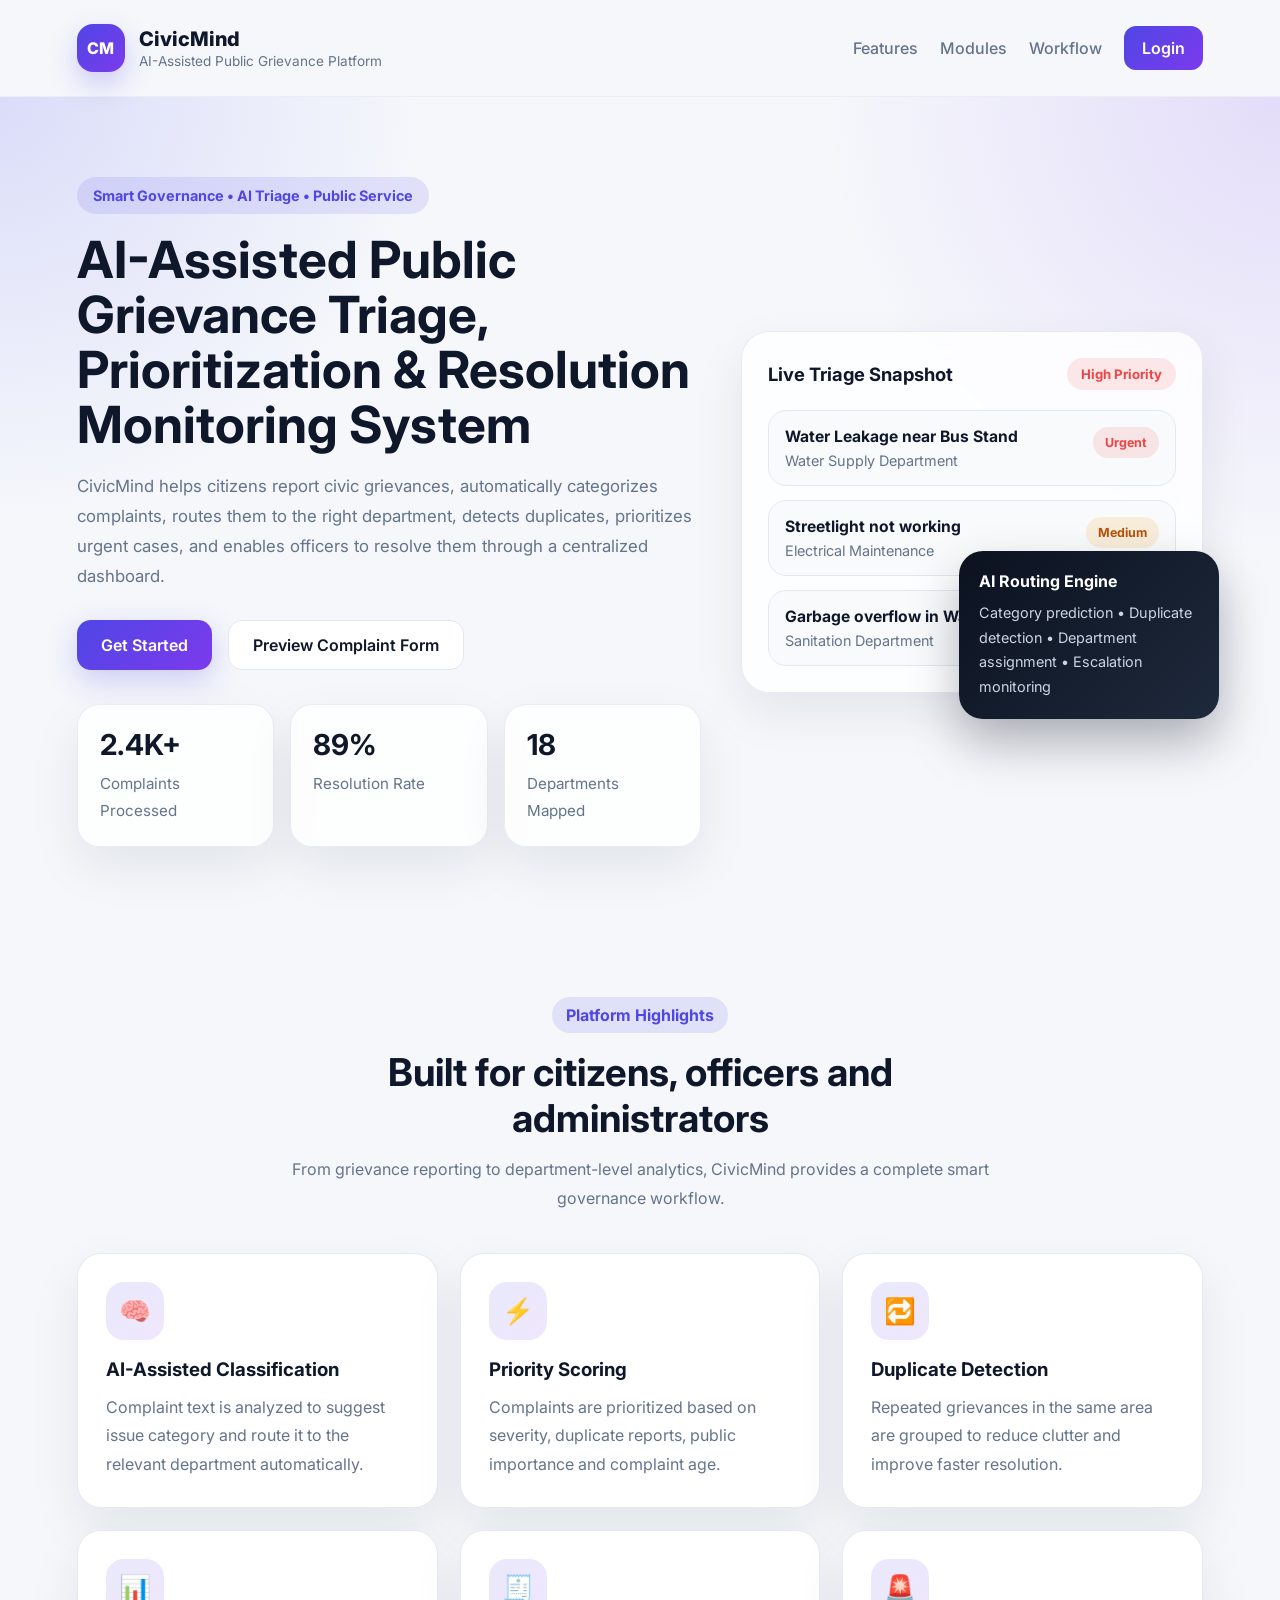
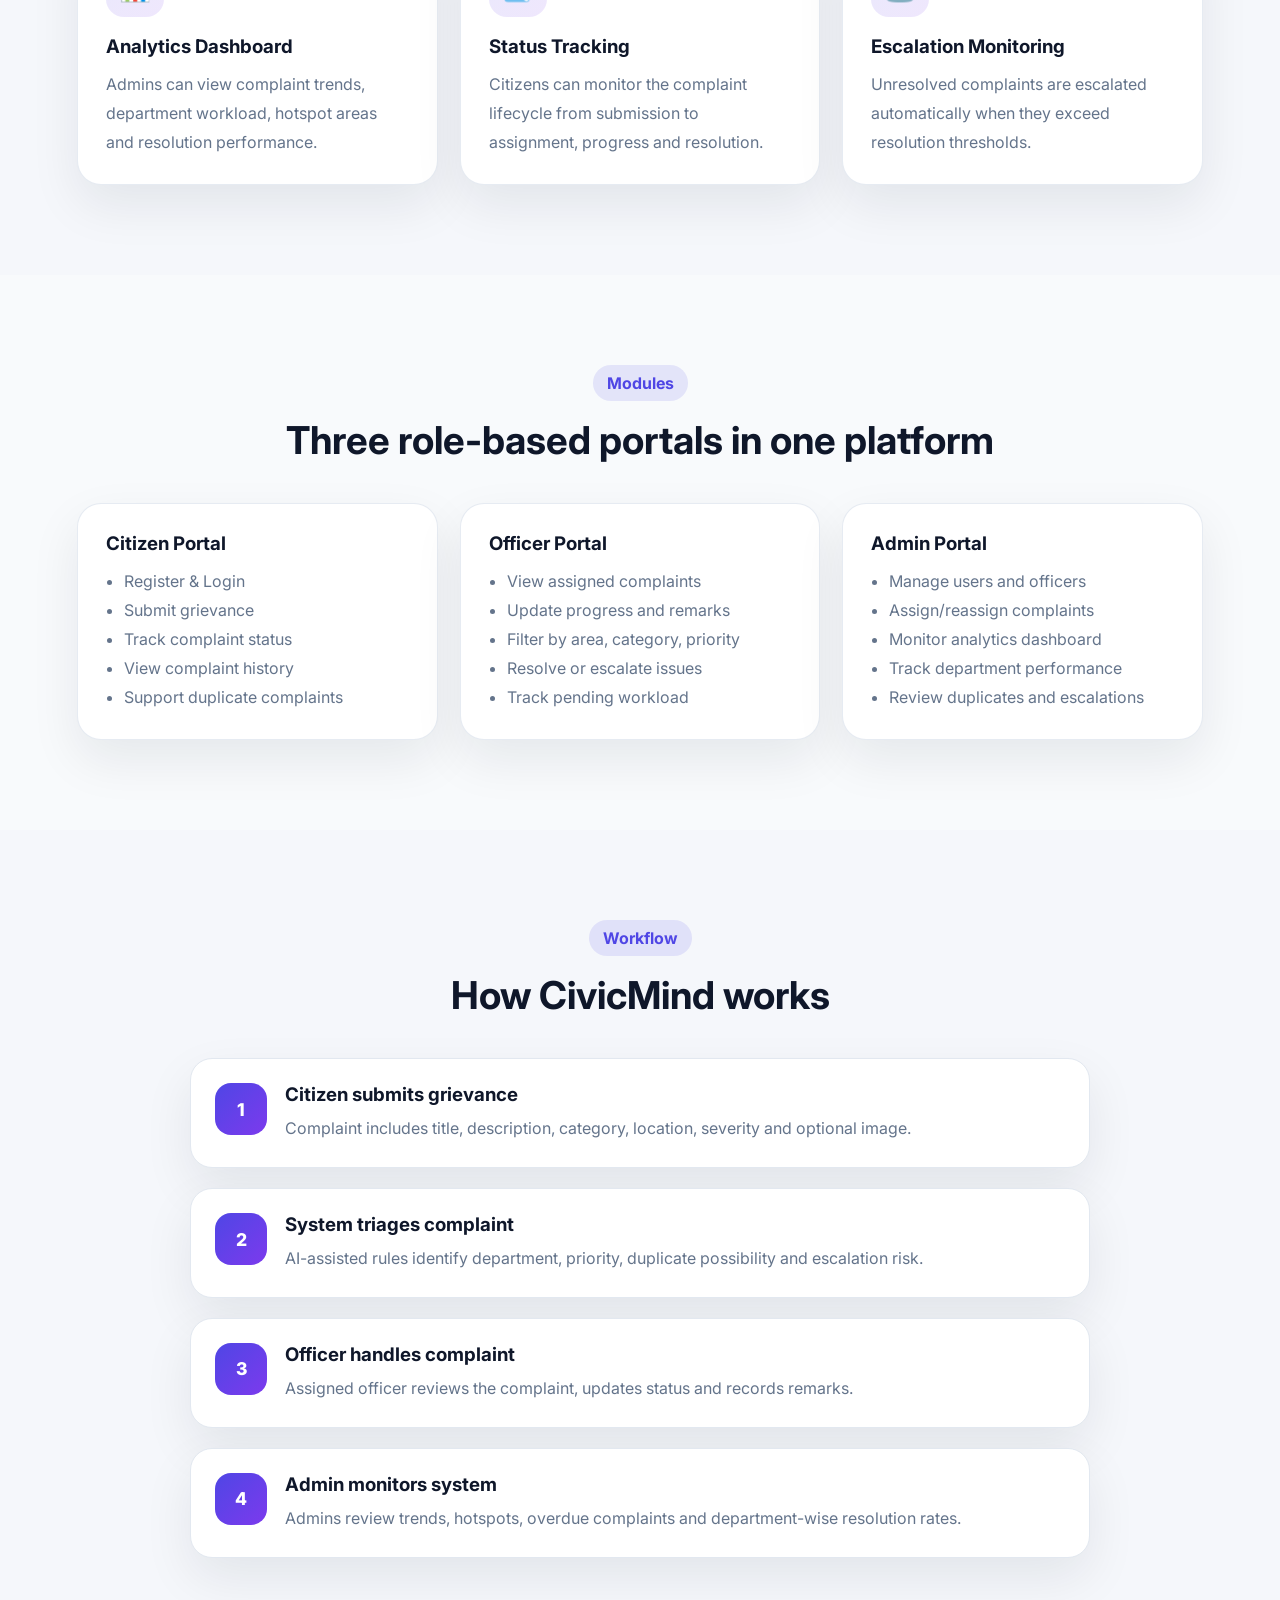
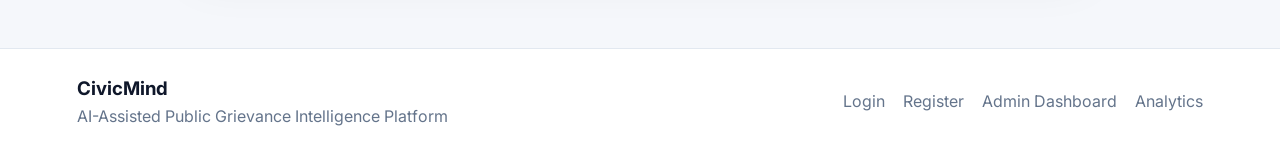
<file: frontend/index.html>
<!DOCTYPE html>
<html lang="en">
<head>
  <meta charset="UTF-8" />
  <meta name="viewport" content="width=device-width, initial-scale=1.0" />
  <title>CivicMind | Smart Grievance Resolution</title>
  <link rel="preconnect" href="https://fonts.googleapis.com">
  <link rel="preconnect" href="https://fonts.gstatic.com" crossorigin>
  <link href="https://fonts.googleapis.com/css2?family=Inter:wght@400;500;600;700;800&display=swap" rel="stylesheet">
  <link rel="stylesheet" href="css/style.css" />
</head>
<body>
  <header class="navbar">
    <div class="logo-wrap">
      <div class="logo-icon">CM</div>
      <div>
        <h2 class="logo-text">CivicMind</h2>
        <p class="logo-sub">AI-Assisted Public Grievance Platform</p>
      </div>
    </div>

    <nav class="nav-links">
      <a href="#features">Features</a>
      <a href="#modules">Modules</a>
      <a href="#workflow">Workflow</a>
      <a href="login.html" class="nav-btn">Login</a>
    </nav>
  </header>

  <section class="hero">
    <div class="hero-content">
      <span class="hero-badge">Smart Governance • AI Triage • Public Service</span>
      <h1>AI-Assisted Public Grievance Triage, Prioritization & Resolution Monitoring System</h1>
      <p>
        CivicMind helps citizens report civic grievances, automatically categorizes complaints,
        routes them to the right department, detects duplicates, prioritizes urgent cases,
        and enables officers to resolve them through a centralized dashboard.
      </p>

      <div class="hero-actions">
        <a href="register.html" class="primary-btn">Get Started</a>
        <a href="report-complaint.html" class="secondary-btn">Preview Complaint Form</a>
      </div>

      <div class="hero-stats">
        <div class="stat-card">
          <h3>2.4K+</h3>
          <p>Complaints Processed</p>
        </div>
        <div class="stat-card">
          <h3>89%</h3>
          <p>Resolution Rate</p>
        </div>
        <div class="stat-card">
          <h3>18</h3>
          <p>Departments Mapped</p>
        </div>
      </div>
    </div>

    <div class="hero-panel">
      <div class="panel-card glass-card">
        <div class="panel-top">
          <h3>Live Triage Snapshot</h3>
          <span class="status-chip high">High Priority</span>
        </div>
        <div class="mini-list">
          <div class="mini-item">
            <div>
              <h4>Water Leakage near Bus Stand</h4>
              <p>Water Supply Department</p>
            </div>
            <span class="tag red">Urgent</span>
          </div>
          <div class="mini-item">
            <div>
              <h4>Streetlight not working</h4>
              <p>Electrical Maintenance</p>
            </div>
            <span class="tag yellow">Medium</span>
          </div>
          <div class="mini-item">
            <div>
              <h4>Garbage overflow in Ward 12</h4>
              <p>Sanitation Department</p>
            </div>
            <span class="tag green">Assigned</span>
          </div>
        </div>
      </div>

      <div class="floating-card">
        <h4>AI Routing Engine</h4>
        <p>Category prediction • Duplicate detection • Department assignment • Escalation monitoring</p>
      </div>
    </div>
  </section>

  <section id="features" class="section">
    <div class="section-heading">
      <span class="section-label">Platform Highlights</span>
      <h2>Built for citizens, officers and administrators</h2>
      <p>From grievance reporting to department-level analytics, CivicMind provides a complete smart governance workflow.</p>
    </div>

    <div class="feature-grid">
      <div class="feature-card">
        <div class="feature-icon">🧠</div>
        <h3>AI-Assisted Classification</h3>
        <p>Complaint text is analyzed to suggest issue category and route it to the relevant department automatically.</p>
      </div>

      <div class="feature-card">
        <div class="feature-icon">⚡</div>
        <h3>Priority Scoring</h3>
        <p>Complaints are prioritized based on severity, duplicate reports, public importance and complaint age.</p>
      </div>

      <div class="feature-card">
        <div class="feature-icon">🔁</div>
        <h3>Duplicate Detection</h3>
        <p>Repeated grievances in the same area are grouped to reduce clutter and improve faster resolution.</p>
      </div>

      <div class="feature-card">
        <div class="feature-icon">📊</div>
        <h3>Analytics Dashboard</h3>
        <p>Admins can view complaint trends, department workload, hotspot areas and resolution performance.</p>
      </div>

      <div class="feature-card">
        <div class="feature-icon">🧾</div>
        <h3>Status Tracking</h3>
        <p>Citizens can monitor the complaint lifecycle from submission to assignment, progress and resolution.</p>
      </div>

      <div class="feature-card">
        <div class="feature-icon">🚨</div>
        <h3>Escalation Monitoring</h3>
        <p>Unresolved complaints are escalated automatically when they exceed resolution thresholds.</p>
      </div>
    </div>
  </section>

  <section id="modules" class="section alt-section">
    <div class="section-heading">
      <span class="section-label">Modules</span>
      <h2>Three role-based portals in one platform</h2>
    </div>

    <div class="module-grid">
      <div class="module-card">
        <h3>Citizen Portal</h3>
        <ul>
          <li>Register & Login</li>
          <li>Submit grievance</li>
          <li>Track complaint status</li>
          <li>View complaint history</li>
          <li>Support duplicate complaints</li>
        </ul>
      </div>

      <div class="module-card">
        <h3>Officer Portal</h3>
        <ul>
          <li>View assigned complaints</li>
          <li>Update progress and remarks</li>
          <li>Filter by area, category, priority</li>
          <li>Resolve or escalate issues</li>
          <li>Track pending workload</li>
        </ul>
      </div>

      <div class="module-card">
        <h3>Admin Portal</h3>
        <ul>
          <li>Manage users and officers</li>
          <li>Assign/reassign complaints</li>
          <li>Monitor analytics dashboard</li>
          <li>Track department performance</li>
          <li>Review duplicates and escalations</li>
        </ul>
      </div>
    </div>
  </section>

  <section id="workflow" class="section">
    <div class="section-heading">
      <span class="section-label">Workflow</span>
      <h2>How CivicMind works</h2>
    </div>

    <div class="timeline">
      <div class="timeline-item">
        <div class="timeline-number">1</div>
        <div>
          <h3>Citizen submits grievance</h3>
          <p>Complaint includes title, description, category, location, severity and optional image.</p>
        </div>
      </div>

      <div class="timeline-item">
        <div class="timeline-number">2</div>
        <div>
          <h3>System triages complaint</h3>
          <p>AI-assisted rules identify department, priority, duplicate possibility and escalation risk.</p>
        </div>
      </div>

      <div class="timeline-item">
        <div class="timeline-number">3</div>
        <div>
          <h3>Officer handles complaint</h3>
          <p>Assigned officer reviews the complaint, updates status and records remarks.</p>
        </div>
      </div>

      <div class="timeline-item">
        <div class="timeline-number">4</div>
        <div>
          <h3>Admin monitors system</h3>
          <p>Admins review trends, hotspots, overdue complaints and department-wise resolution rates.</p>
        </div>
      </div>
    </div>
  </section>

  <footer class="footer">
    <div>
      <h3>CivicMind</h3>
      <p>AI-Assisted Public Grievance Intelligence Platform</p>
    </div>
    <div class="footer-links">
      <a href="login.html">Login</a>
      <a href="register.html">Register</a>
      <a href="admin-dashboard.html">Admin Dashboard</a>
      <a href="analytics.html">Analytics</a>
    </div>
  </footer>

  <script src="js/app.js"></script>
</body>
</html>
</file>
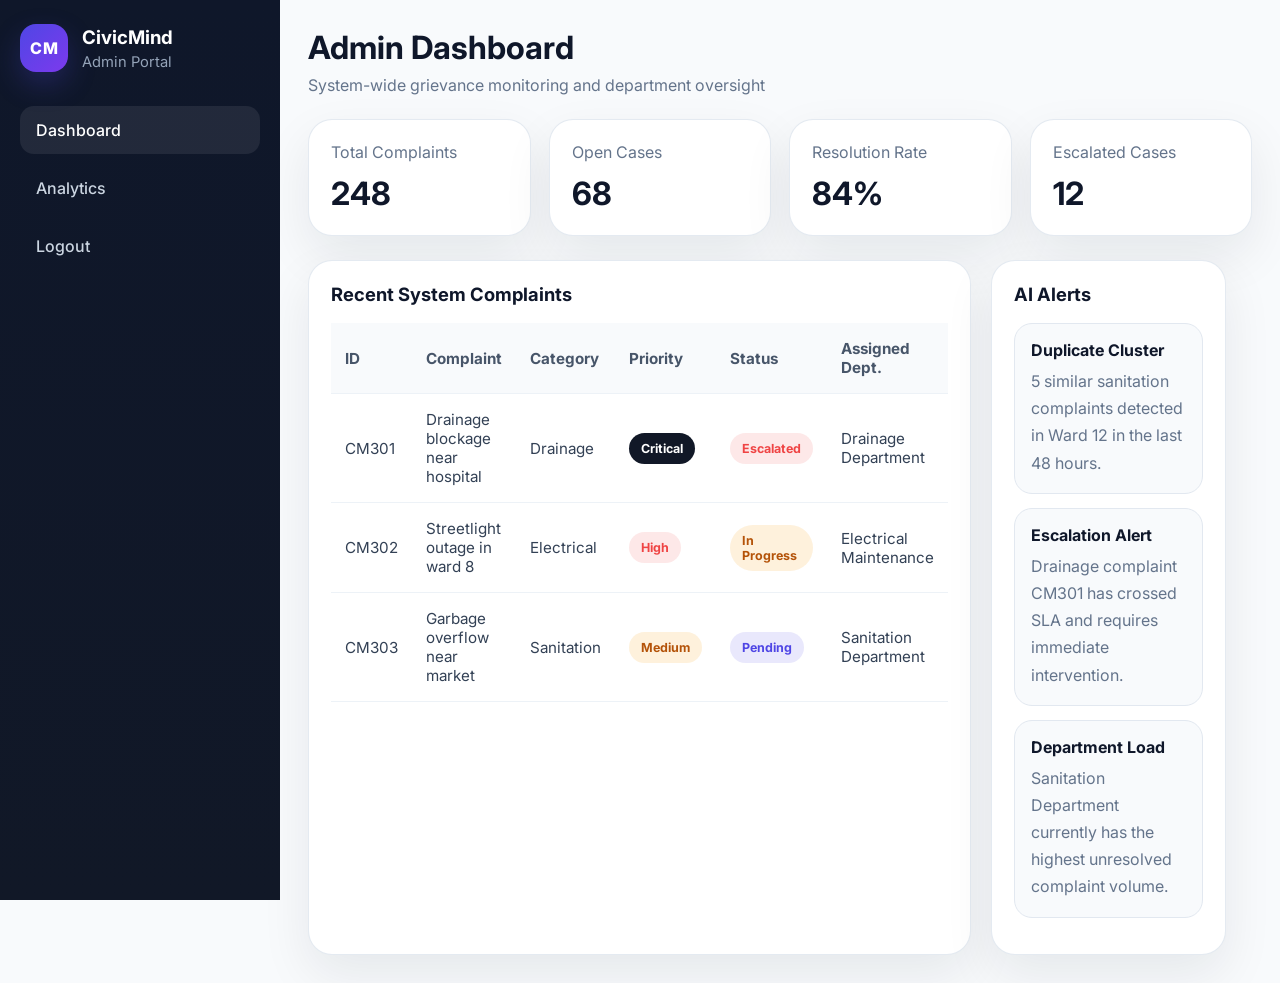
<file: frontend/admin-dashboard.html>
<!DOCTYPE html>
<html lang="en">
<head>
  <meta charset="UTF-8" />
  <meta name="viewport" content="width=device-width, initial-scale=1.0" />
  <title>Admin Dashboard | CivicMind</title>
  <link rel="preconnect" href="https://fonts.googleapis.com">
  <link rel="preconnect" href="https://fonts.gstatic.com" crossorigin>
  <link href="https://fonts.googleapis.com/css2?family=Inter:wght@400;500;600;700;800&display=swap" rel="stylesheet">
  <link rel="stylesheet" href="css/style.css" />
</head>
<body class="dashboard-body">
  <div class="dashboard-layout">
    <aside class="sidebar">
      <div class="sidebar-brand">
        <div class="logo-icon">CM</div>
        <div>
          <h3>CivicMind</h3>
          <p>Admin Portal</p>
        </div>
      </div>

      <nav class="sidebar-nav">
        <a class="active" href="admin-dashboard.html">Dashboard</a>
        <a href="analytics.html">Analytics</a>
        <a href="index.html">Logout</a>
      </nav>
    </aside>

    <main class="dashboard-main">
      <div class="topbar">
        <div>
          <h1>Admin Dashboard</h1>
          <p>System-wide grievance monitoring and department oversight</p>
        </div>
      </div>

      <div class="stats-grid">
        <div class="dash-card stat-box">
          <p>Total Complaints</p>
          <h2>248</h2>
        </div>
        <div class="dash-card stat-box">
          <p>Open Cases</p>
          <h2>68</h2>
        </div>
        <div class="dash-card stat-box">
          <p>Resolution Rate</p>
          <h2>84%</h2>
        </div>
        <div class="dash-card stat-box">
          <p>Escalated Cases</p>
          <h2>12</h2>
        </div>
      </div>

      <div class="dashboard-grid">
        <div class="dash-card large-card">
          <div class="card-header">
            <h3>Recent System Complaints</h3>
          </div>

          <div class="table-wrap">
            <table>
              <thead>
                <tr>
                  <th>ID</th>
                  <th>Complaint</th>
                  <th>Category</th>
                  <th>Priority</th>
                  <th>Status</th>
                  <th>Assigned Dept.</th>
                </tr>
              </thead>
              <tbody>
                <tr>
                  <td>CM301</td>
                  <td>Drainage blockage near hospital</td>
                  <td>Drainage</td>
                  <td><span class="priority critical">Critical</span></td>
                  <td><span class="badge danger">Escalated</span></td>
                  <td>Drainage Department</td>
                </tr>
                <tr>
                  <td>CM302</td>
                  <td>Streetlight outage in ward 8</td>
                  <td>Electrical</td>
                  <td><span class="priority high">High</span></td>
                  <td><span class="badge warning">In Progress</span></td>
                  <td>Electrical Maintenance</td>
                </tr>
                <tr>
                  <td>CM303</td>
                  <td>Garbage overflow near market</td>
                  <td>Sanitation</td>
                  <td><span class="priority medium">Medium</span></td>
                  <td><span class="badge pending">Pending</span></td>
                  <td>Sanitation Department</td>
                </tr>
              </tbody>
            </table>
          </div>
        </div>

        <div class="dash-card">
          <div class="card-header">
            <h3>AI Alerts</h3>
          </div>

          <div class="insight-box">
            <h4>Duplicate Cluster</h4>
            <p>5 similar sanitation complaints detected in Ward 12 in the last 48 hours.</p>
          </div>

          <div class="insight-box">
            <h4>Escalation Alert</h4>
            <p>Drainage complaint CM301 has crossed SLA and requires immediate intervention.</p>
          </div>

          <div class="insight-box">
            <h4>Department Load</h4>
            <p>Sanitation Department currently has the highest unresolved complaint volume.</p>
          </div>
        </div>
      </div>
    </main>
  </div>

  <script src="js/app.js"></script>
</body>
</html>
</file>
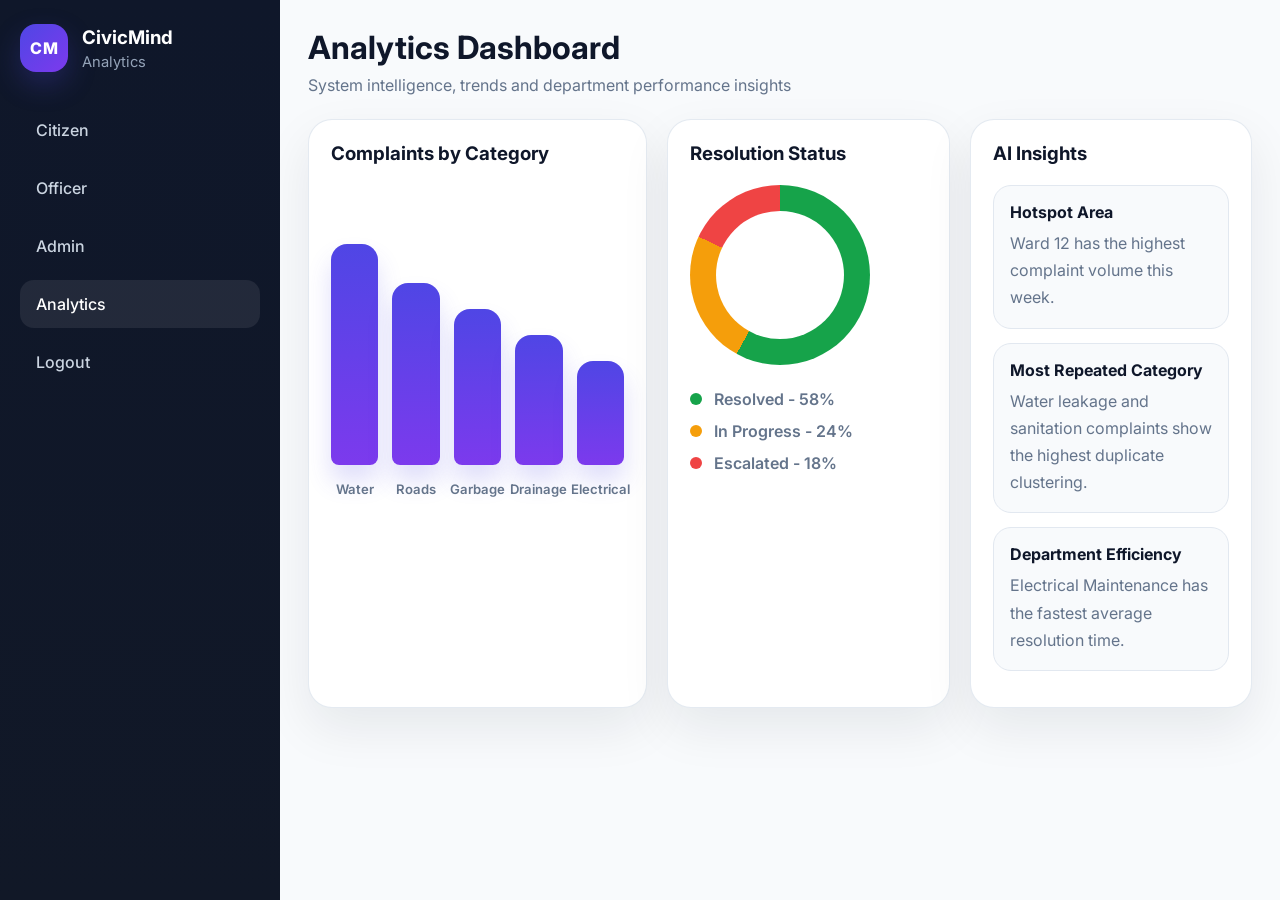
<file: frontend/analytics.html>
<!DOCTYPE html>
<html lang="en">
<head>
  <meta charset="UTF-8" />
  <meta name="viewport" content="width=device-width, initial-scale=1.0" />
  <title>Analytics | CivicMind</title>
  <link rel="preconnect" href="https://fonts.googleapis.com">
  <link rel="preconnect" href="https://fonts.gstatic.com" crossorigin>
  <link href="https://fonts.googleapis.com/css2?family=Inter:wght@400;500;600;700;800&display=swap" rel="stylesheet">
  <link rel="stylesheet" href="css/style.css" />
</head>
<body class="dashboard-body">
  <div class="dashboard-layout">
    <aside class="sidebar">
      <div class="sidebar-brand">
        <div class="logo-icon">CM</div>
        <div>
          <h3>CivicMind</h3>
          <p>Analytics</p>
        </div>
      </div>

      <nav class="sidebar-nav">
        <a href="citizen-dashboard.html">Citizen</a>
        <a href="officer-dashboard.html">Officer</a>
        <a href="admin-dashboard.html">Admin</a>
        <a class="active" href="analytics.html">Analytics</a>
        <a href="index.html">Logout</a>
      </nav>
    </aside>

    <main class="dashboard-main">
      <div class="topbar">
        <div>
          <h1>Analytics Dashboard</h1>
          <p>System intelligence, trends and department performance insights</p>
        </div>
      </div>

      <div class="analytics-grid">
        <div class="dash-card analytics-card">
          <h3>Complaints by Category</h3>
          <div class="fake-chart bars">
            <div class="bar" style="height: 85%;"><span>Water</span></div>
            <div class="bar" style="height: 70%;"><span>Roads</span></div>
            <div class="bar" style="height: 60%;"><span>Garbage</span></div>
            <div class="bar" style="height: 50%;"><span>Drainage</span></div>
            <div class="bar" style="height: 40%;"><span>Electrical</span></div>
          </div>
        </div>

        <div class="dash-card analytics-card">
          <h3>Resolution Status</h3>
          <div class="donut-wrap">
            <div class="donut"></div>
            <div class="donut-legend">
              <p><span class="legend green"></span> Resolved - 58%</p>
              <p><span class="legend yellow"></span> In Progress - 24%</p>
              <p><span class="legend red"></span> Escalated - 18%</p>
            </div>
          </div>
        </div>

        <div class="dash-card analytics-card">
          <h3>AI Insights</h3>
          <div class="insight-box">
            <h4>Hotspot Area</h4>
            <p>Ward 12 has the highest complaint volume this week.</p>
          </div>
          <div class="insight-box">
            <h4>Most Repeated Category</h4>
            <p>Water leakage and sanitation complaints show the highest duplicate clustering.</p>
          </div>
          <div class="insight-box">
            <h4>Department Efficiency</h4>
            <p>Electrical Maintenance has the fastest average resolution time.</p>
          </div>
        </div>
      </div>
    </main>
  </div>

  <script src="js/app.js"></script>
</body>
</html>
</file>
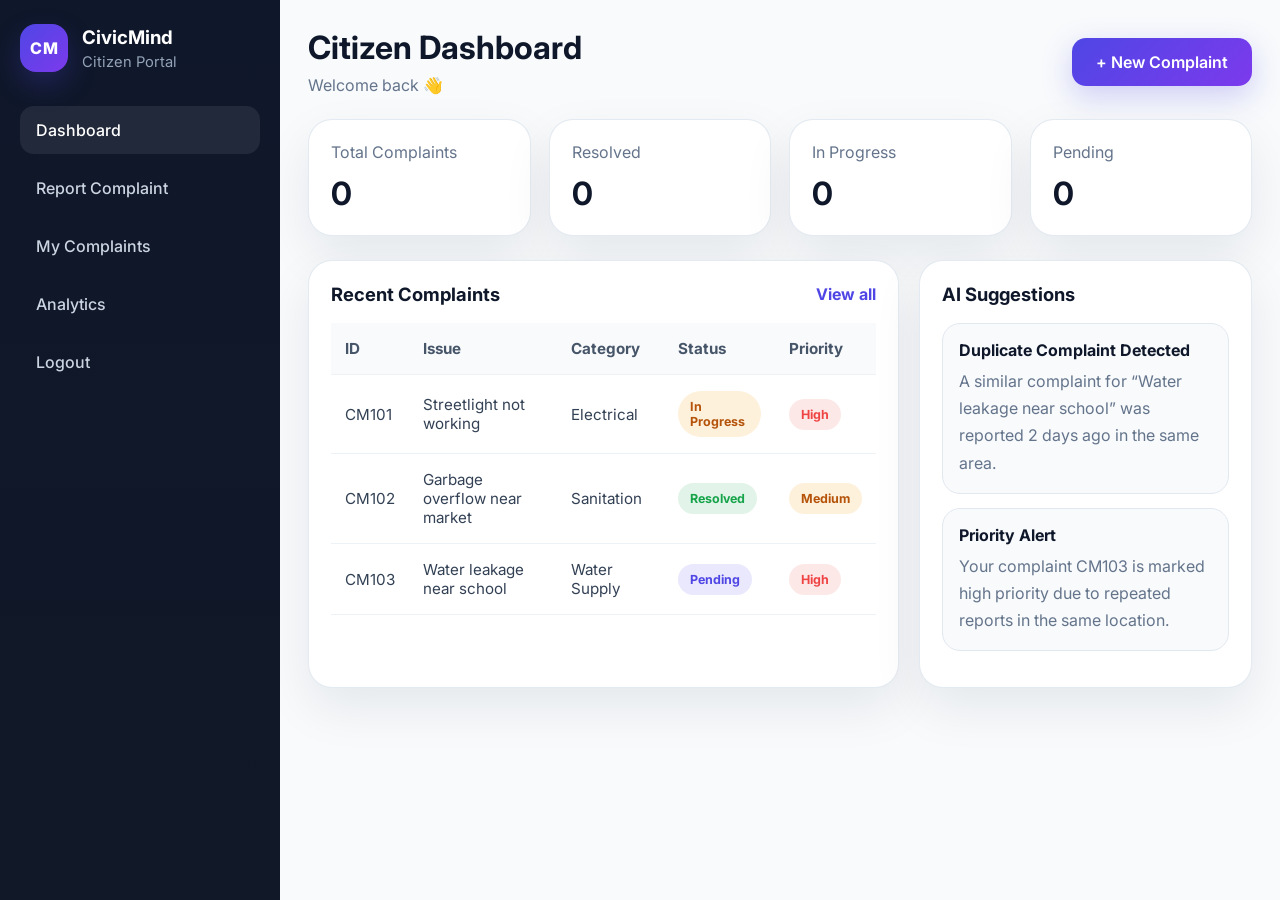
<file: frontend/citizen-dashboard.html>
<!DOCTYPE html>
<html lang="en">
<head>
  <meta charset="UTF-8" />
  <meta name="viewport" content="width=device-width, initial-scale=1.0" />
  <title>Citizen Dashboard | CivicMind</title>
  <link rel="preconnect" href="https://fonts.googleapis.com">
  <link rel="preconnect" href="https://fonts.gstatic.com" crossorigin>
  <link href="https://fonts.googleapis.com/css2?family=Inter:wght@400;500;600;700;800&display=swap" rel="stylesheet">
  <link rel="stylesheet" href="css/style.css" />
</head>
<body class="dashboard-body">
  <div class="dashboard-layout">
    <aside class="sidebar">
      <div class="sidebar-brand">
        <div class="logo-icon">CM</div>
        <div>
          <h3>CivicMind</h3>
          <p>Citizen Portal</p>
        </div>
      </div>

      <nav class="sidebar-nav">
        <a class="active" href="citizen-dashboard.html">Dashboard</a>
        <a href="report-complaint.html">Report Complaint</a>
        <a href="my-complaints.html">My Complaints</a>
        <a href="analytics.html">Analytics</a>
        <a href="#" onclick="logout()">Logout</a>
      </nav>
    </aside>

    <main class="dashboard-main">
      <div class="topbar">
        <div>
          <h1>Citizen Dashboard</h1>
          <p>Welcome back 👋</p>
        </div>
        <a href="report-complaint.html" class="primary-btn">+ New Complaint</a>
      </div>

      <div class="stats-grid">
       <div class="dash-card stat-box">
    <p>Total Complaints</p>
    <h2 id="totalComplaints">0</h2>
</div>

<div class="dash-card stat-box">
    <p>Resolved</p>
    <h2 id="resolvedComplaints">0</h2>
</div>

<div class="dash-card stat-box">
    <p>In Progress</p>
    <h2 id="progressComplaints">0</h2>
</div>

<div class="dash-card stat-box">
    <p>Pending</p>
    <h2 id="pendingComplaints">0</h2>
</div>
      </div>

      <div class="dashboard-grid">
        <div class="dash-card large-card">
          <div class="card-header">
            <h3>Recent Complaints</h3>
            <a href="my-complaints.html">View all</a>
          </div>

          <div class="table-wrap">
            <table>
              <thead>
                <tr>
                  <th>ID</th>
                  <th>Issue</th>
                  <th>Category</th>
                  <th>Status</th>
                  <th>Priority</th>
                </tr>
              </thead>
              <tbody id ="recentComplaintsBody">
                <tr>
                  <td>CM101</td>
                  <td>Streetlight not working</td>
                  <td>Electrical</td>
                  <td><span class="badge warning">In Progress</span></td>
                  <td><span class="priority high">High</span></td>
                </tr>
                <tr>
                  <td>CM102</td>
                  <td>Garbage overflow near market</td>
                  <td>Sanitation</td>
                  <td><span class="badge success">Resolved</span></td>
                  <td><span class="priority medium">Medium</span></td>
                </tr>
                <tr>
                  <td>CM103</td>
                  <td>Water leakage near school</td>
                  <td>Water Supply</td>
                  <td><span class="badge pending">Pending</span></td>
                  <td><span class="priority high">High</span></td>
                </tr>
              </tbody>
            </table>
          </div>
        </div>

        <div class="dash-card">
          <div class="card-header">
            <h3>AI Suggestions</h3>
          </div>
          <div class="insight-box">
            <h4>Duplicate Complaint Detected</h4>
            <p>A similar complaint for “Water leakage near school” was reported 2 days ago in the same area.</p>
          </div>

          <div class="insight-box">
            <h4>Priority Alert</h4>
            <p>Your complaint CM103 is marked high priority due to repeated reports in the same location.</p>
          </div>
        </div>
      </div>
    </main>
  </div>

  <script src="js/app.js"></script>
</body>
</html>
</file>
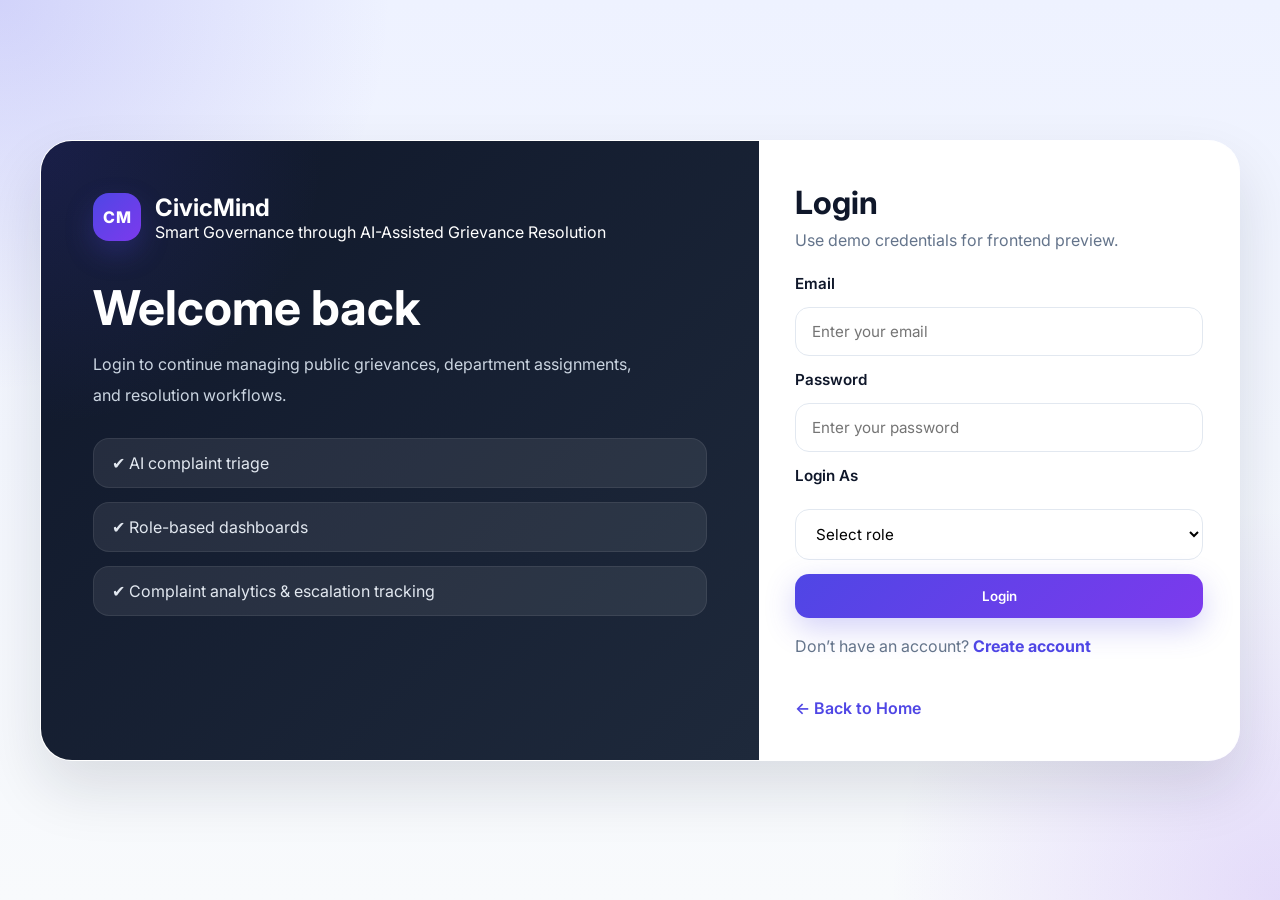
<file: frontend/login.html>
<!DOCTYPE html>
<html lang="en">
<head>
  <meta charset="UTF-8" />
  <meta name="viewport" content="width=device-width, initial-scale=1.0" />
  <title>Login | CivicMind</title>
  <link rel="preconnect" href="https://fonts.googleapis.com">
  <link rel="preconnect" href="https://fonts.gstatic.com" crossorigin>
  <link href="https://fonts.googleapis.com/css2?family=Inter:wght@400;500;600;700;800&display=swap" rel="stylesheet">
  <link rel="stylesheet" href="css/style.css" />
</head>
<body class="auth-body">
  <div class="auth-wrapper">
    <div class="auth-left">
      <div class="auth-brand">
        <div class="logo-icon">CM</div>
        <div>
          <h2>CivicMind</h2>
          <p>Smart Governance through AI-Assisted Grievance Resolution</p>
        </div>
      </div>

      <h1>Welcome back</h1>
      <p class="auth-sub">
        Login to continue managing public grievances, department assignments, and resolution workflows.
      </p>

      <div class="auth-points">
        <div class="auth-point">✔ AI complaint triage</div>
        <div class="auth-point">✔ Role-based dashboards</div>
        <div class="auth-point">✔ Complaint analytics & escalation tracking</div>
      </div>
    </div>

    <div class="auth-card">
      <h2>Login</h2>
      <p>Use demo credentials for frontend preview.</p>

      <form class="auth-form" id="loginForm">
        <label>Email</label>
        <input type="email" id="loginEmail" placeholder="Enter your email" required />

        <label>Password</label>
        <input type="password" id="loginPassword" placeholder="Enter your password" required />

        <label>Login As</label>
        <select id="loginRole" required>
          <option value="">Select role</option>
          <option value="citizen">Citizen</option>
          <option value="officer">Officer</option>
          <option value="admin">Admin</option>
        </select>

        <button type="submit" class="primary-btn full-btn">Login</button>
      </form>

      <p class="auth-switch">
        Don’t have an account?
        <a href="register.html">Create account</a>
      </p>

      <a href="index.html" class="back-home">← Back to Home</a>
    </div>
  </div>

  <script src="js/app.js"></script>
</body>
</html>
</file>
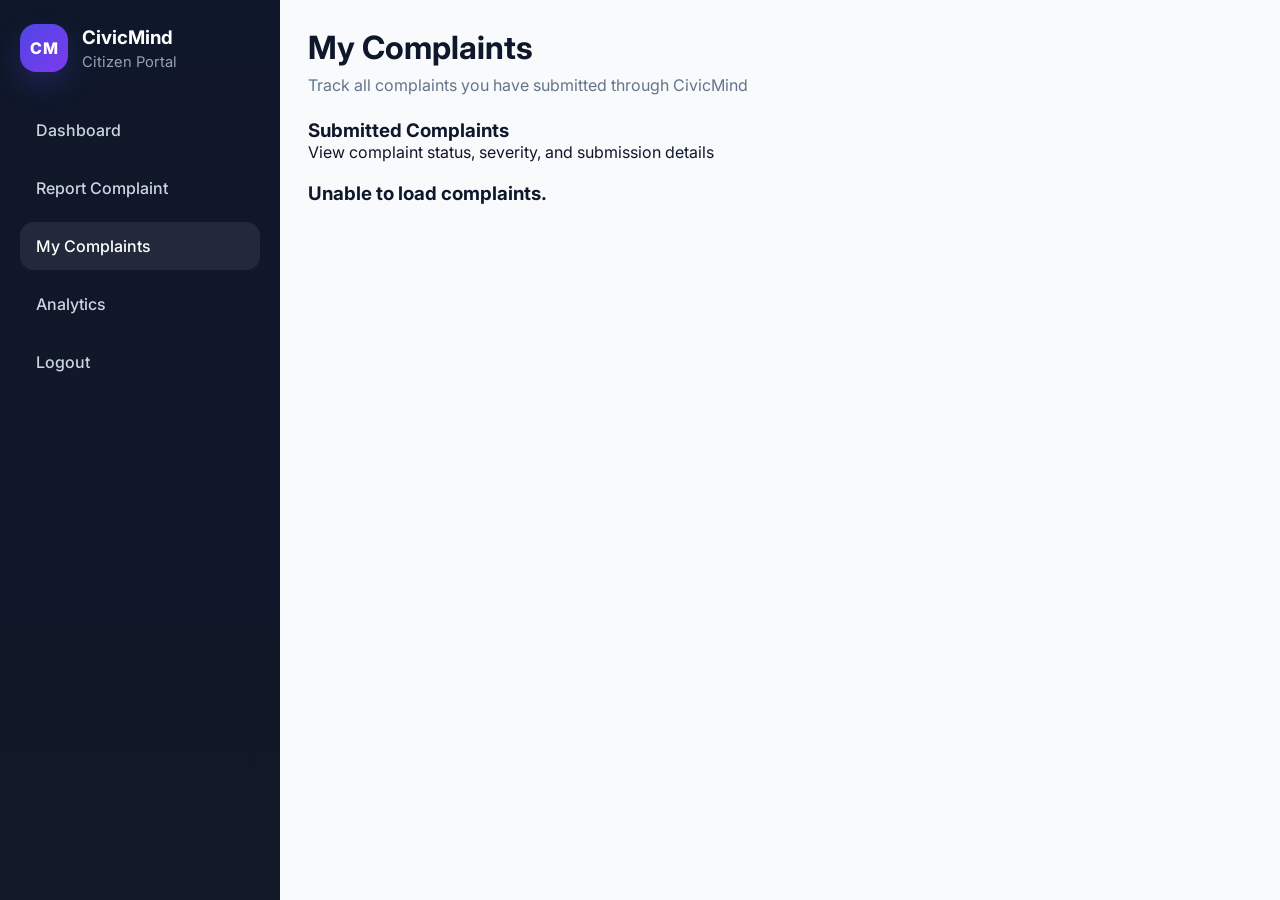
<file: frontend/my-complaints.html>
<!DOCTYPE html>
<html lang="en">
<head>
  <meta charset="UTF-8" />
  <meta name="viewport" content="width=device-width, initial-scale=1.0" />
  <title>My Complaints | CivicMind</title>
  <link rel="preconnect" href="https://fonts.googleapis.com">
  <link rel="preconnect" href="https://fonts.gstatic.com" crossorigin>
  <link href="https://fonts.googleapis.com/css2?family=Inter:wght@400;500;600;700;800&display=swap" rel="stylesheet">
  <link rel="stylesheet" href="css/style.css" />
</head>
<body class="dashboard-body">
  <div class="dashboard-layout">
    <aside class="sidebar">
      <div class="sidebar-brand">
        <div class="logo-icon">CM</div>
        <div>
          <h3>CivicMind</h3>
          <p>Citizen Portal</p>
        </div>
      </div>

      <nav class="sidebar-nav">
        <a href="citizen-dashboard.html">Dashboard</a>
        <a href="report-complaint.html">Report Complaint</a>
        <a class="active" href="my-complaints.html">My Complaints</a>
        <a href="analytics.html">Analytics</a>
        <a href="index.html">Logout</a>
      </nav>
    </aside>

    <main class="dashboard-main">
      <div class="topbar">
        <div>
          <h1>My Complaints</h1>
          <p>Track all complaints you have submitted through CivicMind</p>
        </div>
      </div>

      <div class="table-card">
        <div class="table-header">
          <h3>Submitted Complaints</h3>
          <p>View complaint status, severity, and submission details</p>
        </div>

        <div id="complaintsContainer" class="complaints-grid">
          <!-- Complaints will be inserted here by JS -->
        </div>
      </div>
    </main>
  </div>

  <script src="js/app.js"></script>
</body>
</html>
</file>
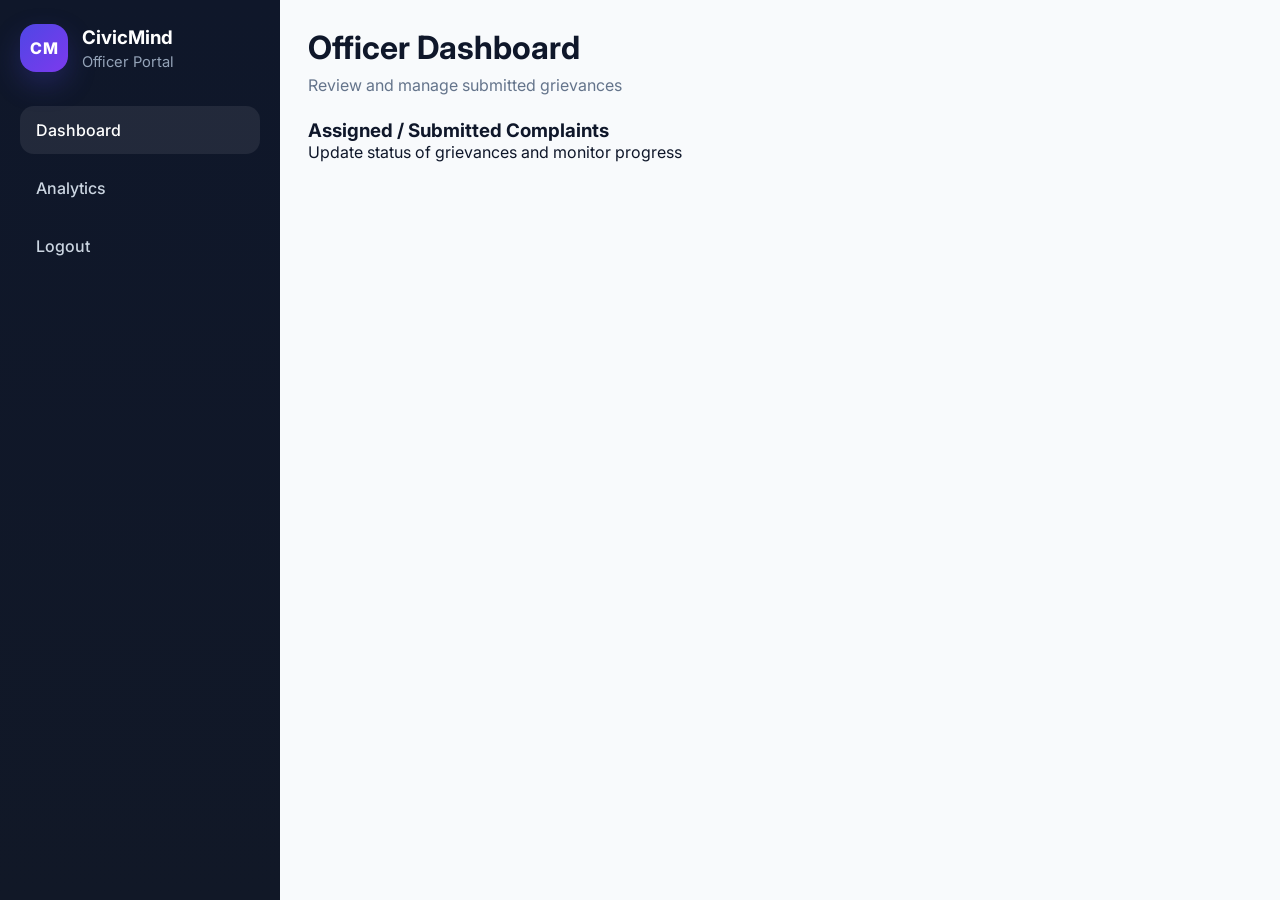
<file: frontend/officer-dashboard.html>
<!DOCTYPE html>
<html lang="en">
<head>
  <meta charset="UTF-8" />
  <meta name="viewport" content="width=device-width, initial-scale=1.0" />
  <title>Officer Dashboard | CivicMind</title>
  <link rel="preconnect" href="https://fonts.googleapis.com">
  <link rel="preconnect" href="https://fonts.gstatic.com" crossorigin>
  <link href="https://fonts.googleapis.com/css2?family=Inter:wght@400;500;600;700;800&display=swap" rel="stylesheet">
  <link rel="stylesheet" href="css/style.css" />
</head>
<body class="dashboard-body">
  <div class="dashboard-layout">
    <aside class="sidebar">
      <div class="sidebar-brand">
        <div class="logo-icon">CM</div>
        <div>
          <h3>CivicMind</h3>
          <p>Officer Portal</p>
        </div>
      </div>

      <nav class="sidebar-nav">
        <a class="active" href="officer-dashboard.html">Dashboard</a>
        <a href="analytics.html">Analytics</a>
        <a href="#" onclick="logout()">Logout</a>
      </nav>
    </aside>

    <main class="dashboard-main">
      <div class="topbar">
        <div>
          <h1>Officer Dashboard</h1>
          <p>Review and manage submitted grievances</p>
        </div>
      </div>

      <div class="table-card">
        <div class="table-header">
          <h3>Assigned / Submitted Complaints</h3>
          <p>Update status of grievances and monitor progress</p>
        </div>

        <div id="officerComplaintsContainer" class="complaints-grid">
          <!-- complaints loaded by JS -->
        </div>
      </div>
    </main>
  </div>

  <script src="js/app.js"></script>
</body>
</html>
</file>
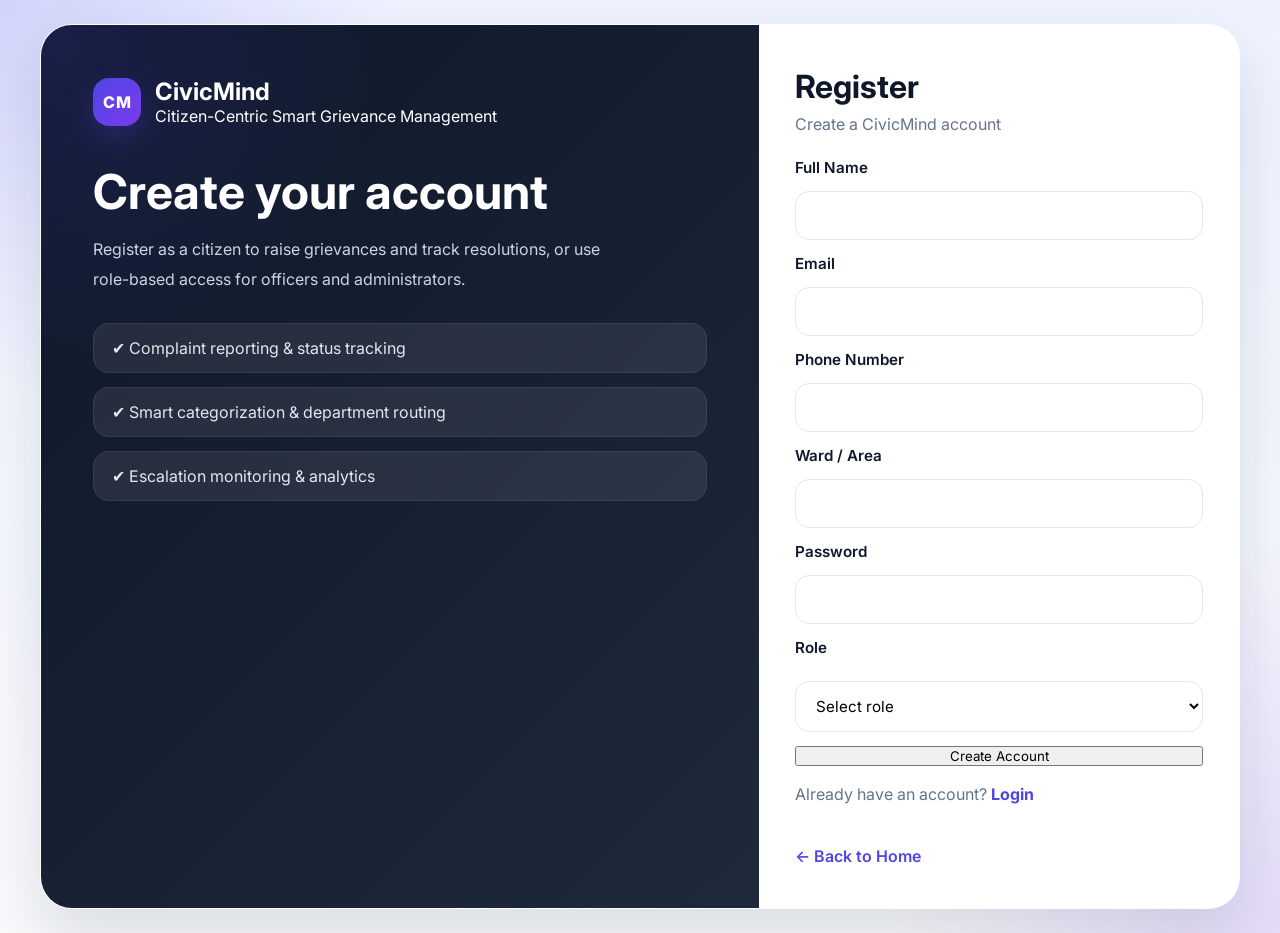
<file: frontend/register.html>
<!DOCTYPE html>
<html lang="en">
<head>
  <meta charset="UTF-8" />
  <meta name="viewport" content="width=device-width, initial-scale=1.0" />
  <title>Register | CivicMind</title>
  <link rel="preconnect" href="https://fonts.googleapis.com">
  <link rel="preconnect" href="https://fonts.gstatic.com" crossorigin>
  <link href="https://fonts.googleapis.com/css2?family=Inter:wght@400;500;600;700;800&display=swap" rel="stylesheet">
  <link rel="stylesheet" href="css/style.css" />
</head>
<body class="auth-body">
  <div class="auth-wrapper">
    <div class="auth-left">
      <div class="auth-brand">
        <div class="logo-icon">CM</div>
        <div>
          <h2>CivicMind</h2>
          <p>Citizen-Centric Smart Grievance Management</p>
        </div>
      </div>

      <h1>Create your account</h1>
      <p class="auth-sub">
        Register as a citizen to raise grievances and track resolutions, or use role-based access for officers and administrators.
      </p>

      <div class="auth-points">
        <div class="auth-point">✔ Complaint reporting & status tracking</div>
        <div class="auth-point">✔ Smart categorization & department routing</div>
        <div class="auth-point">✔ Escalation monitoring & analytics</div>
      </div>
    </div>

    <div class="auth-card">
      <h2>Register</h2>
      <p>Create a CivicMind account</p>

<form class="auth-form" id="registerForm">

<label>Full Name</label>
<input type="text" id="name" required>

<label>Email</label>
<input type="email" id="email" required>

<label>Phone Number</label>
<input type="text" id="phone" required>

<label>Ward / Area</label>
<input type="text" id="area" required>

<label>Password</label>
<input type="password" id="password" required>

<label>Role</label>
<select id="role" required>
    <option value="">Select role</option>
    <option value="Citizen">Citizen</option>
    <option value="Officer">Officer</option>
    <option value="Admin">Admin</option>
</select>

<button type="submit">Create Account</button>

</form>

      <p class="auth-switch">
        Already have an account?
        <a href="login.html">Login</a>
      </p>

      <a href="index.html" class="back-home">← Back to Home</a>
    </div>
  </div>

  <script src="js/app.js"></script>
</body>
</html>
</file>
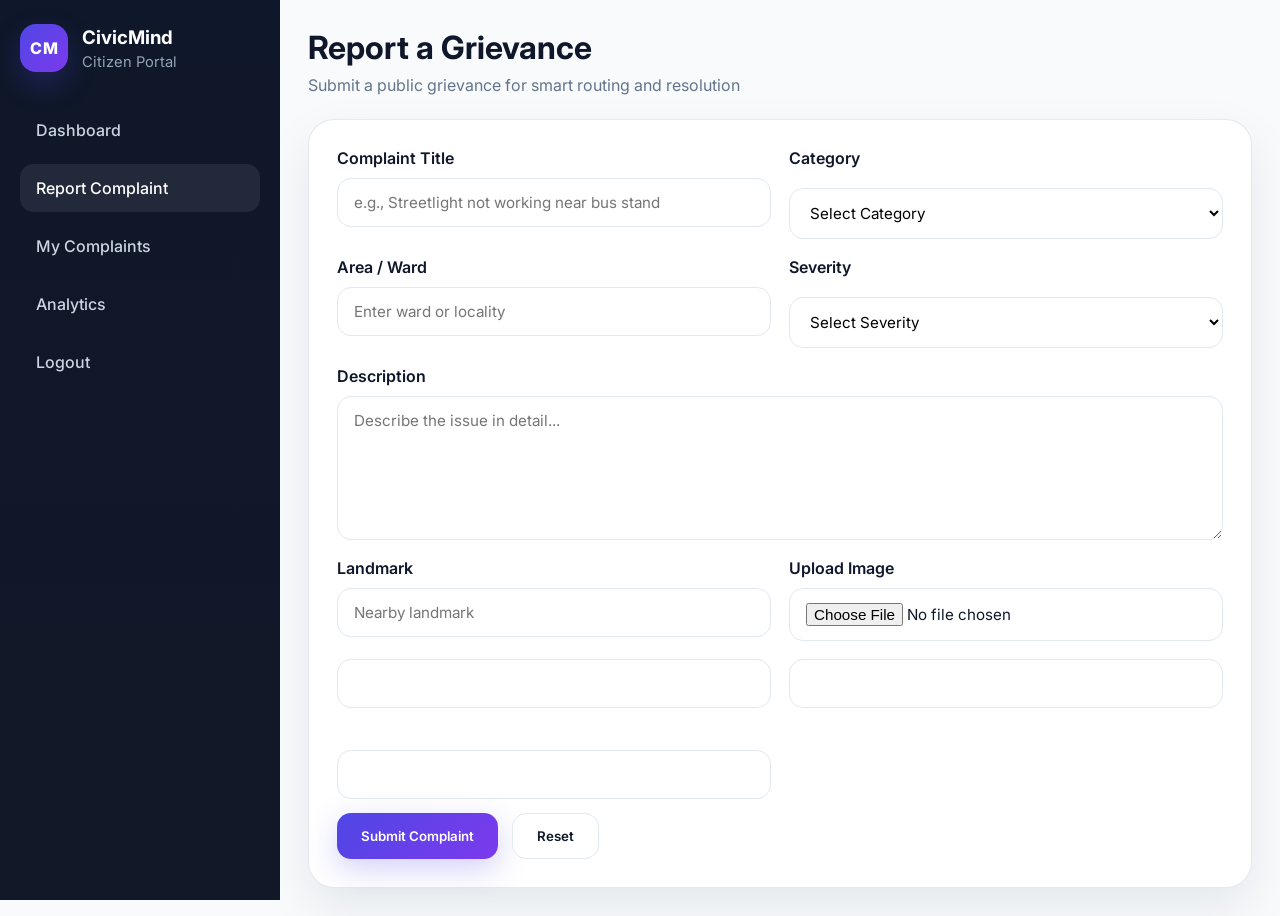
<file: frontend/report-complaint.html>
<!DOCTYPE html>
<html lang="en">
<head>
  <meta charset="UTF-8" />
  <meta name="viewport" content="width=device-width, initial-scale=1.0" />
  <title>Report Complaint | CivicMind</title>
  <link rel="preconnect" href="https://fonts.googleapis.com">
  <link rel="preconnect" href="https://fonts.gstatic.com" crossorigin>
  <link href="https://fonts.googleapis.com/css2?family=Inter:wght@400;500;600;700;800&display=swap" rel="stylesheet">
  <link rel="stylesheet" href="css/style.css" />
</head>
<body class="dashboard-body">
  <div class="dashboard-layout">
    <aside class="sidebar">
      <div class="sidebar-brand">
        <div class="logo-icon">CM</div>
        <div>
          <h3>CivicMind</h3>
          <p>Citizen Portal</p>
        </div>
      </div>

      <nav class="sidebar-nav">
        <a href="citizen-dashboard.html">Dashboard</a>
        <a class="active" href="report-complaint.html">Report Complaint</a>
        <a href="my-complaints.html">My Complaints</a>
        <a href="analytics.html">Analytics</a>
        <a href="index.html">Logout</a>
      </nav>
    </aside>

    <main class="dashboard-main">
      <div class="topbar">
        <div>
          <h1>Report a Grievance</h1>
          <p>Submit a public grievance for smart routing and resolution</p>
        </div>
      </div>

      <div class="form-card">
        <form class="grievance-form" id="grievanceForm">
          <div class="form-grid">
            <div class="form-group">
              <label for="title">Complaint Title</label>
              <input id="title" type="text" placeholder="e.g., Streetlight not working near bus stand" required />
            </div>

            <div class="form-group">
              <label for="category">Category</label>
              <select id="category" required>
                <option value="">Select Category</option>
                <option>Water Supply</option>
                <option>Sanitation</option>
                <option>Electrical</option>
                <option>Road Damage</option>
                <option>Drainage</option>
                <option>Public Safety</option>
                <option>Other</option>
              </select>
            </div>

            <div class="form-group">
              <label for="area">Area / Ward</label>
              <input id="area" type="text" placeholder="Enter ward or locality" required />
            </div>

            <div class="form-group">
              <label for="severity">Severity</label>
              <select id="severity" required>
                <option value="">Select Severity</option>
                <option>Low</option>
                <option>Medium</option>
                <option>High</option>
                <option>Critical</option>
              </select>
            </div>

            <div class="form-group full-width">
              <label for="description">Description</label>
              <textarea id="description" rows="6" placeholder="Describe the issue in detail..." required></textarea>
            </div>

            <div class="form-group">
              <label for="landmark">Landmark</label>
              <input id="landmark" type="text" placeholder="Nearby landmark" />
            </div>

            <div class="form-group">
              <label for="image">Upload Image</label>
              <input id="image" type="file" />
            </div>
          <input type=""hidden" id="latitude">
          <input type=""hidden" id="longitude">


          <div class="form-actions">

            <input type="hidden" id ="latitude">
            <input type=""hidden" id = "logitude">
            
            <button type="submit" class="primary-btn">Submit Complaint</button>
            <button type="reset" class="secondary-btn">Reset</button>
          </div>

          <p id="formMessage" style="margin-top:14px;font-weight:600;"></p>
        </form>
      </div>
    </main>
  </div>

  <script src="js/app.js"></script>
</body>
</html>
</file>
<file: frontend/css/style.css>
:root{
  --bg:#f5f7fb;
  --bg-2:#eef2ff;
  --card:#ffffff;
  --text:#0f172a;
  --muted:#64748b;
  --line:#e2e8f0;
  --primary:#4f46e5;
  --primary-2:#7c3aed;
  --success:#16a34a;
  --warning:#f59e0b;
  --danger:#ef4444;
  --dark:#0b1220;
  --shadow:0 20px 50px rgba(15, 23, 42, 0.08);
  --radius:20px;
}

*{
  margin:0;
  padding:0;
  box-sizing:border-box;
  font-family:'Inter',sans-serif;
}

html{
  scroll-behavior:smooth;
}

body{
  background:var(--bg);
  color:var(--text);
}

/* ---------- COMMON ---------- */
a{
  text-decoration:none;
  color:inherit;
}

img{
  max-width:100%;
}

.primary-btn,
.secondary-btn,
.nav-btn{
  display:inline-flex;
  align-items:center;
  justify-content:center;
  border:none;
  outline:none;
  cursor:pointer;
  font-weight:600;
  transition:.25s ease;
}

.primary-btn{
  background:linear-gradient(135deg,var(--primary),var(--primary-2));
  color:#fff;
  padding:14px 24px;
  border-radius:14px;
  box-shadow:0 10px 30px rgba(79,70,229,.25);
}

.primary-btn:hover{
  transform:translateY(-2px);
  box-shadow:0 16px 34px rgba(79,70,229,.32);
}

.secondary-btn{
  background:#fff;
  color:var(--text);
  border:1px solid var(--line);
  padding:14px 24px;
  border-radius:14px;
}

.secondary-btn:hover{
  background:#f8fafc;
}

.full-btn{
  width:100%;
}

.logo-icon{
  width:48px;
  height:48px;
  border-radius:16px;
  display:flex;
  align-items:center;
  justify-content:center;
  background:linear-gradient(135deg,var(--primary),var(--primary-2));
  color:#fff;
  font-weight:800;
  letter-spacing:.5px;
  box-shadow:0 12px 28px rgba(79,70,229,.25);
}

/* ---------- LANDING ---------- */
.navbar{
  width:100%;
  display:flex;
  justify-content:space-between;
  align-items:center;
  padding:24px 6%;
  position:sticky;
  top:0;
  z-index:50;
  background:rgba(245,247,251,.8);
  backdrop-filter:blur(12px);
  border-bottom:1px solid rgba(226,232,240,.6);
}

.logo-wrap{
  display:flex;
  gap:14px;
  align-items:center;
}

.logo-text{
  font-size:1.25rem;
  font-weight:800;
}

.logo-sub{
  font-size:.85rem;
  color:var(--muted);
  margin-top:2px;
}

.nav-links{
  display:flex;
  align-items:center;
  gap:22px;
  color:var(--muted);
  font-weight:500;
}

.nav-links a:hover{
  color:var(--text);
}

.nav-btn{
  background:linear-gradient(135deg,var(--primary),var(--primary-2));
  color:#fff !important;
  padding:12px 18px;
  border-radius:12px;
}

.hero{
  padding:60px 6% 40px;
  display:grid;
  grid-template-columns:1.15fr .85fr;
  gap:40px;
  align-items:center;
  min-height:calc(100vh - 90px);
  background:
    radial-gradient(circle at top left, rgba(99,102,241,.18), transparent 28%),
    radial-gradient(circle at top right, rgba(124,58,237,.14), transparent 30%),
    var(--bg);
}

.hero-content h1{
  font-size:3.2rem;
  line-height:1.08;
  margin:18px 0 18px;
  max-width:780px;
}

.hero-content p{
  font-size:1.05rem;
  color:var(--muted);
  max-width:700px;
  line-height:1.8;
}

.hero-badge{
  display:inline-flex;
  padding:10px 16px;
  border-radius:999px;
  background:rgba(79,70,229,.12);
  color:var(--primary);
  font-weight:700;
  font-size:.9rem;
}

.hero-actions{
  display:flex;
  gap:16px;
  margin:28px 0 34px;
  flex-wrap:wrap;
}

.hero-stats{
  display:grid;
  grid-template-columns:repeat(3,1fr);
  gap:16px;
  max-width:700px;
}

.stat-card{
  background:rgba(255,255,255,.8);
  backdrop-filter:blur(8px);
  border:1px solid rgba(226,232,240,.8);
  box-shadow:var(--shadow);
  border-radius:22px;
  padding:22px;
}

.stat-card h3{
  font-size:1.8rem;
  margin-bottom:8px;
}

.stat-card p{
  color:var(--muted);
  font-size:.95rem;
}

.hero-panel{
  position:relative;
}

.panel-card{
  background:rgba(255,255,255,.82);
  border:1px solid rgba(226,232,240,.85);
  box-shadow:var(--shadow);
  border-radius:28px;
  padding:26px;
}

.glass-card{
  backdrop-filter:blur(14px);
}

.panel-top{
  display:flex;
  justify-content:space-between;
  align-items:center;
  margin-bottom:20px;
}

.panel-top h3{
  font-size:1.15rem;
}

.status-chip{
  padding:8px 14px;
  border-radius:999px;
  font-size:.82rem;
  font-weight:700;
}

.status-chip.high{
  background:rgba(239,68,68,.12);
  color:var(--danger);
}

.mini-list{
  display:flex;
  flex-direction:column;
  gap:14px;
}

.mini-item{
  display:flex;
  justify-content:space-between;
  align-items:flex-start;
  gap:14px;
  padding:16px;
  border-radius:18px;
  background:#f8fafc;
  border:1px solid var(--line);
}

.mini-item h4{
  font-size:.98rem;
  margin-bottom:6px;
}

.mini-item p{
  font-size:.9rem;
  color:var(--muted);
}

.tag{
  padding:8px 12px;
  border-radius:999px;
  font-size:.78rem;
  font-weight:700;
  white-space:nowrap;
}

.tag.red{
  background:rgba(239,68,68,.12);
  color:var(--danger);
}

.tag.yellow{
  background:rgba(245,158,11,.14);
  color:#b45309;
}

.tag.green{
  background:rgba(22,163,74,.12);
  color:var(--success);
}

.floating-card{
  position:absolute;
  bottom:-26px;
  right:-16px;
  background:linear-gradient(135deg,var(--dark),#1e293b);
  color:#fff;
  border-radius:24px;
  padding:20px;
  width:260px;
  box-shadow:0 24px 50px rgba(2,6,23,.28);
}

.floating-card h4{
  margin-bottom:10px;
}

.floating-card p{
  font-size:.9rem;
  line-height:1.7;
  color:#cbd5e1;
}

.section{
  padding:90px 6%;
}

.alt-section{
  background:#f8fafc;
}

.section-heading{
  max-width:760px;
  margin:0 auto 40px;
  text-align:center;
}

.section-label{
  display:inline-block;
  padding:8px 14px;
  background:rgba(79,70,229,.12);
  color:var(--primary);
  border-radius:999px;
  font-weight:700;
  margin-bottom:16px;
}

.section-heading h2{
  font-size:2.4rem;
  margin-bottom:14px;
}

.section-heading p{
  color:var(--muted);
  line-height:1.8;
}

.feature-grid{
  display:grid;
  grid-template-columns:repeat(3,1fr);
  gap:22px;
}

.feature-card,
.module-card{
  background:var(--card);
  border-radius:24px;
  padding:28px;
  box-shadow:var(--shadow);
  border:1px solid rgba(226,232,240,.85);
}

.feature-icon{
  width:58px;
  height:58px;
  border-radius:18px;
  display:flex;
  align-items:center;
  justify-content:center;
  font-size:1.6rem;
  background:linear-gradient(135deg, rgba(79,70,229,.12), rgba(124,58,237,.12));
  margin-bottom:18px;
}

.feature-card h3,
.module-card h3{
  margin-bottom:12px;
}

.feature-card p,
.module-card li{
  color:var(--muted);
  line-height:1.8;
}

.module-grid{
  display:grid;
  grid-template-columns:repeat(3,1fr);
  gap:22px;
}

.module-card ul{
  padding-left:18px;
}

.timeline{
  display:grid;
  gap:20px;
  max-width:900px;
  margin:0 auto;
}

.timeline-item{
  display:flex;
  gap:18px;
  background:#fff;
  border:1px solid var(--line);
  box-shadow:var(--shadow);
  border-radius:22px;
  padding:24px;
}

.timeline-number{
  min-width:52px;
  height:52px;
  border-radius:16px;
  display:flex;
  align-items:center;
  justify-content:center;
  background:linear-gradient(135deg,var(--primary),var(--primary-2));
  color:#fff;
  font-weight:800;
  font-size:1.1rem;
}

.timeline-item h3{
  margin-bottom:8px;
}

.timeline-item p{
  color:var(--muted);
  line-height:1.8;
}

.footer{
  padding:28px 6%;
  display:flex;
  justify-content:space-between;
  gap:20px;
  align-items:center;
  border-top:1px solid var(--line);
  background:#fff;
}

.footer p{
  color:var(--muted);
  margin-top:6px;
}

.footer-links{
  display:flex;
  gap:18px;
  flex-wrap:wrap;
  color:var(--muted);
}

/* ---------- AUTH ---------- */
.auth-body{
  min-height:100vh;
  background:
    radial-gradient(circle at top left, rgba(79,70,229,.18), transparent 25%),
    radial-gradient(circle at bottom right, rgba(124,58,237,.16), transparent 25%),
    linear-gradient(180deg,#eef2ff 0%, #f8fafc 100%);
  display:flex;
  align-items:center;
  justify-content:center;
  padding:24px;
}

.auth-wrapper{
  width:100%;
  max-width:1200px;
  display:grid;
  grid-template-columns:1fr 480px;
  background:rgba(255,255,255,.72);
  backdrop-filter:blur(14px);
  border:1px solid rgba(255,255,255,.8);
  border-radius:32px;
  overflow:hidden;
  box-shadow:0 28px 60px rgba(15,23,42,.12);
}

.auth-left{
  padding:52px;
  background:
    radial-gradient(circle at top left, rgba(79,70,229,.16), transparent 30%),
    linear-gradient(135deg,#0f172a 0%, #1e293b 100%);
  color:#fff;
}

.auth-brand{
  display:flex;
  gap:14px;
  align-items:center;
  margin-bottom:40px;
}

.auth-left h1{
  font-size:3rem;
  line-height:1.08;
  margin-bottom:16px;
}

.auth-sub{
  color:#cbd5e1;
  line-height:1.9;
  max-width:540px;
  margin-bottom:28px;
}

.auth-points{
  display:flex;
  flex-direction:column;
  gap:14px;
}

.auth-point{
  background:rgba(255,255,255,.08);
  border:1px solid rgba(255,255,255,.08);
  padding:14px 18px;
  border-radius:16px;
  color:#e2e8f0;
}

.auth-card{
  background:#fff;
  padding:42px 36px;
  display:flex;
  flex-direction:column;
  justify-content:center;
}

.auth-card h2{
  font-size:2rem;
  margin-bottom:8px;
}

.auth-card > p{
  color:var(--muted);
  margin-bottom:24px;
}

.auth-form{
  display:flex;
  flex-direction:column;
  gap:14px;
}

.auth-form label{
  font-weight:600;
  font-size:.95rem;
}

.auth-form input,
.auth-form select,
.grievance-form input,
.grievance-form select,
.grievance-form textarea{
  width:100%;
  padding:14px 16px;
  border-radius:14px;
  border:1px solid var(--line);
  outline:none;
  font-size:.95rem;
  background:#fff;
  transition:.2s ease;
}

.auth-form input:focus,
.auth-form select:focus,
.grievance-form input:focus,
.grievance-form select:focus,
.grievance-form textarea:focus{
  border-color:var(--primary);
  box-shadow:0 0 0 4px rgba(79,70,229,.12);
}

.auth-switch{
  margin-top:18px;
  color:var(--muted);
}

.auth-switch a{
  color:var(--primary);
  font-weight:700;
}

.back-home{
  margin-top:18px;
  color:var(--primary);
  font-weight:600;
}

/* ---------- DASHBOARD ---------- */
.dashboard-body{
  background:#f8fafc;
}

.dashboard-layout{
  display:grid;
  grid-template-columns:280px 1fr;
  min-height:100vh;
}

.sidebar{
  background:linear-gradient(180deg,#0f172a 0%, #111827 100%);
  color:#fff;
  padding:24px 20px;
  position:sticky;
  top:0;
  height:100vh;
}

.sidebar-brand{
  display:flex;
  align-items:center;
  gap:14px;
  margin-bottom:34px;
}

.sidebar-brand p{
  color:#94a3b8;
  margin-top:4px;
  font-size:.92rem;
}

.sidebar-nav{
  display:flex;
  flex-direction:column;
  gap:10px;
}

.sidebar-nav a{
  padding:14px 16px;
  border-radius:14px;
  color:#cbd5e1;
  transition:.2s ease;
  font-weight:500;
}

.sidebar-nav a:hover,
.sidebar-nav a.active{
  background:rgba(255,255,255,.08);
  color:#fff;
}

.dashboard-main{
  padding:28px;
}

.topbar{
  display:flex;
  justify-content:space-between;
  align-items:center;
  gap:20px;
  margin-bottom:24px;
  flex-wrap:wrap;
}

.topbar h1{
  font-size:2rem;
  margin-bottom:8px;
}

.topbar p{
  color:var(--muted);
}

.stats-grid{
  display:grid;
  grid-template-columns:repeat(4,1fr);
  gap:18px;
  margin-bottom:24px;
}

.dash-card{
  background:#fff;
  border-radius:24px;
  padding:22px;
  box-shadow:var(--shadow);
  border:1px solid rgba(226,232,240,.9);
}

.stat-box p{
  color:var(--muted);
  margin-bottom:12px;
}

.stat-box h2{
  font-size:2rem;
}

.dashboard-grid{
  display:grid;
  grid-template-columns:1.6fr .9fr;
  gap:20px;
}

.large-card{
  min-height:100%;
}

.card-header{
  display:flex;
  justify-content:space-between;
  align-items:center;
  gap:12px;
  margin-bottom:18px;
}

.card-header h3{
  font-size:1.15rem;
}

.card-header a{
  color:var(--primary);
  font-weight:700;
}

.table-wrap{
  overflow-x:auto;
}

table{
  width:100%;
  border-collapse:collapse;
}

thead{
  background:#f8fafc;
}

th, td{
  text-align:left;
  padding:16px 14px;
  border-bottom:1px solid #edf2f7;
  font-size:.95rem;
}

th{
  color:#475569;
  font-weight:700;
}

td{
  color:#334155;
}

.badge{
  display:inline-flex;
  padding:8px 12px;
  border-radius:999px;
  font-size:.78rem;
  font-weight:700;
}

.badge.success{
  background:rgba(22,163,74,.12);
  color:var(--success);
}

.badge.warning{
  background:rgba(245,158,11,.14);
  color:#b45309;
}

.badge.pending{
  background:rgba(79,70,229,.12);
  color:var(--primary);
}

.badge.danger{
  background:rgba(239,68,68,.12);
  color:var(--danger);
}

.priority{
  display:inline-flex;
  padding:8px 12px;
  border-radius:999px;
  font-size:.78rem;
  font-weight:700;
}

.priority.high{
  background:rgba(239,68,68,.12);
  color:var(--danger);
}

.priority.medium{
  background:rgba(245,158,11,.14);
  color:#b45309;
}

.priority.critical{
  background:#111827;
  color:#fff;
}

.insight-box{
  background:#f8fafc;
  border:1px solid var(--line);
  border-radius:18px;
  padding:16px;
  margin-bottom:14px;
}

.insight-box h4{
  margin-bottom:8px;
}

.insight-box p{
  color:var(--muted);
  line-height:1.7;
}

.form-card{
  background:#fff;
  border-radius:26px;
  padding:28px;
  box-shadow:var(--shadow);
  border:1px solid rgba(226,232,240,.9);
}

.form-grid{
  display:grid;
  grid-template-columns:repeat(2,1fr);
  gap:18px;
}

.form-group{
  display:flex;
  flex-direction:column;
  gap:10px;
}

.form-group label{
  font-weight:600;
}

.full-width{
  grid-column:1 / -1;
}

.form-actions{
  display:flex;
  gap:14px;
  margin-top:24px;
  flex-wrap:wrap;
}

/* ---------- ANALYTICS ---------- */
.analytics-grid{
  display:grid;
  grid-template-columns:1.2fr 1fr 1fr;
  gap:20px;
}

.analytics-card h3{
  margin-bottom:20px;
}

.fake-chart{
  height:280px;
  display:flex;
  align-items:flex-end;
  gap:14px;
  padding-top:20px;
}

.bar{
  flex:1;
  background:linear-gradient(180deg,var(--primary),var(--primary-2));
  border-radius:16px 16px 8px 8px;
  position:relative;
  min-height:40px;
  box-shadow:0 16px 24px rgba(79,70,229,.18);
}

.bar span{
  position:absolute;
  bottom:-32px;
  left:50%;
  transform:translateX(-50%);
  font-size:.82rem;
  color:var(--muted);
  font-weight:600;
}

.donut-wrap{
  display:flex;
  align-items:center;
  gap:24px;
  flex-wrap:wrap;
}

.donut{
  width:180px;
  height:180px;
  border-radius:50%;
  background:
    conic-gradient(#16a34a 0 58%, #f59e0b 58% 82%, #ef4444 82% 100%);
  position:relative;
}

.donut::after{
  content:"";
  position:absolute;
  inset:26px;
  background:#fff;
  border-radius:50%;
}

.donut-legend p{
  margin-bottom:12px;
  color:var(--muted);
  font-weight:600;
}

.legend{
  width:12px;
  height:12px;
  display:inline-block;
  border-radius:999px;
  margin-right:8px;
}

.legend.green{ background:#16a34a; }
.legend.yellow{ background:#f59e0b; }
.legend.red{ background:#ef4444; }

/* ---------- RESPONSIVE ---------- */
@media (max-width: 1200px){
  .hero{
    grid-template-columns:1fr;
  }

  .feature-grid,
  .module-grid{
    grid-template-columns:repeat(2,1fr);
  }

  .dashboard-grid,
  .analytics-grid{
    grid-template-columns:1fr;
  }

  .stats-grid{
    grid-template-columns:repeat(2,1fr);
  }

  .auth-wrapper{
    grid-template-columns:1fr;
  }
}

@media (max-width: 900px){
  .navbar{
    flex-direction:column;
    gap:18px;
  }

  .nav-links{
    flex-wrap:wrap;
    justify-content:center;
  }

  .hero-content h1{
    font-size:2.4rem;
  }

  .hero-stats{
    grid-template-columns:1fr;
  }

  .feature-grid,
  .module-grid,
  .form-grid{
    grid-template-columns:1fr;
  }

  .dashboard-layout{
    grid-template-columns:1fr;
  }

  .sidebar{
    position:relative;
    height:auto;
  }
}

@media (max-width: 600px){
  .section-heading h2{
    font-size:1.9rem;
  }

  .topbar h1{
    font-size:1.6rem;
  }

  .stats-grid{
    grid-template-columns:1fr;
  }

  .auth-left,
  .auth-card{
    padding:28px 22px;
  }

  .hero-content h1{
    font-size:2rem;
  }
}
.complaints-grid {
  display: grid;
  gap: 20px;
  margin-top: 20px;
}

.complaint-card {
  background: #ffffff;
  border-radius: 18px;
  padding: 22px;
  box-shadow: 0 10px 30px rgba(15, 23, 42, 0.08);
  border: 1px solid #e5e7eb;
}

.complaint-card-header {
  display: flex;
  justify-content: space-between;
  align-items: center;
  gap: 12px;
  margin-bottom: 12px;
}

.complaint-card-header h3 {
  margin: 0;
  font-size: 1.05rem;
  color: #111827;
}

.status-badge {
  background: rgba(59, 130, 246, 0.12);
  color: #2563eb;
  padding: 6px 12px;
  border-radius: 999px;
  font-size: 0.82rem;
  font-weight: 700;
}

.complaint-meta {
  display: flex;
  flex-wrap: wrap;
  gap: 16px;
  font-size: 0.92rem;
  color: #475569;
  margin-bottom: 14px;
}

.complaint-description {
  margin: 0 0 14px;
  color: #334155;
  line-height: 1.7;
}

.complaint-footer {
  display: flex;
  flex-wrap: wrap;
  gap: 16px;
  font-size: 0.88rem;
  color: #64748b;
}

.empty-state-card {
  background: #ffffff;
  border-radius: 18px;
  padding: 30px;
  text-align: center;
  box-shadow: 0 10px 30px rgba(15, 23, 42, 0.08);
  border: 1px dashed #cbd5e1;
}

.empty-state-card h3 {
  margin-bottom: 8px;
  color: #111827;
}

.empty-state-card p {
  color: #64748b;
}

.status-actions{
    display:flex;
    gap:12px;
    margin-top:18px;
    flex-wrap:wrap;
}

.status-actions button{
    flex:1;
    min-width:150px;
}

select{
    padding:10px;
    border-radius:10px;
    border:1px solid #ddd;
    margin-top:10px;
    width:100%;
    font-size:15px;
}
</file>
